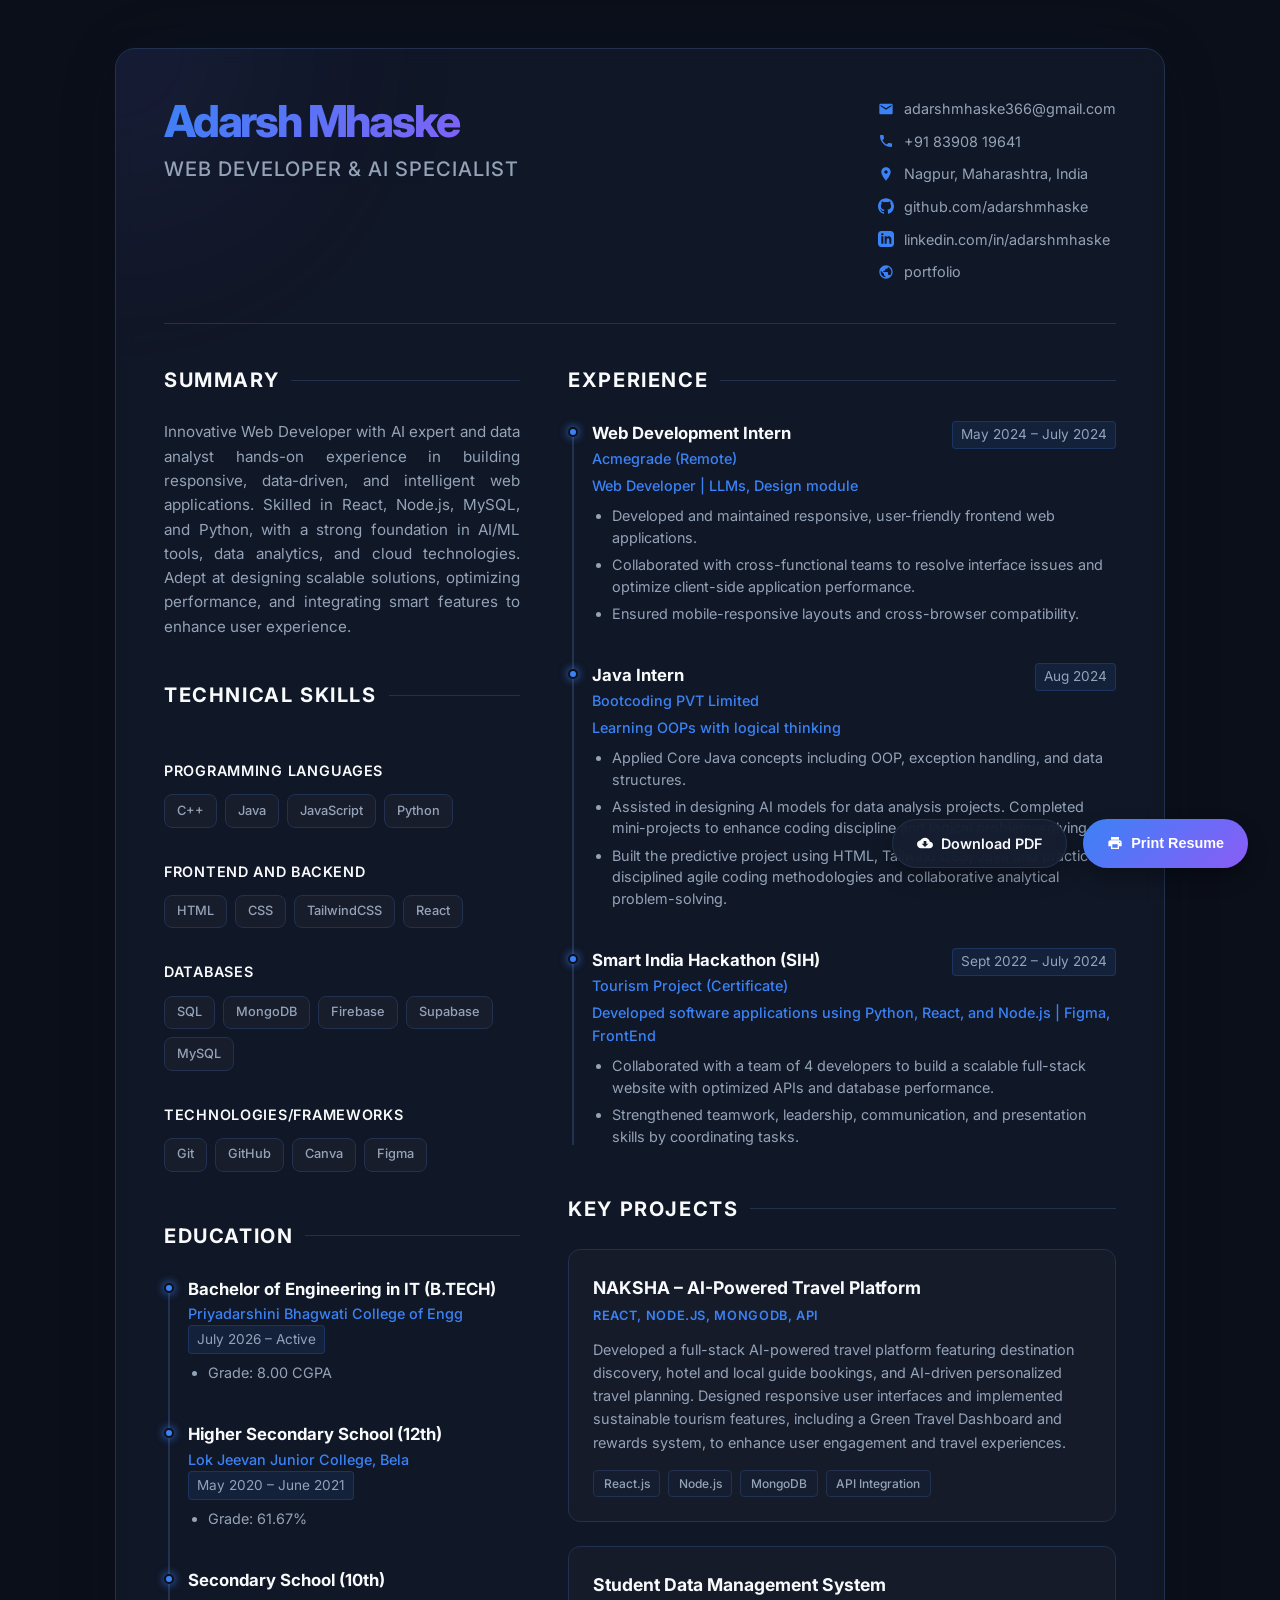
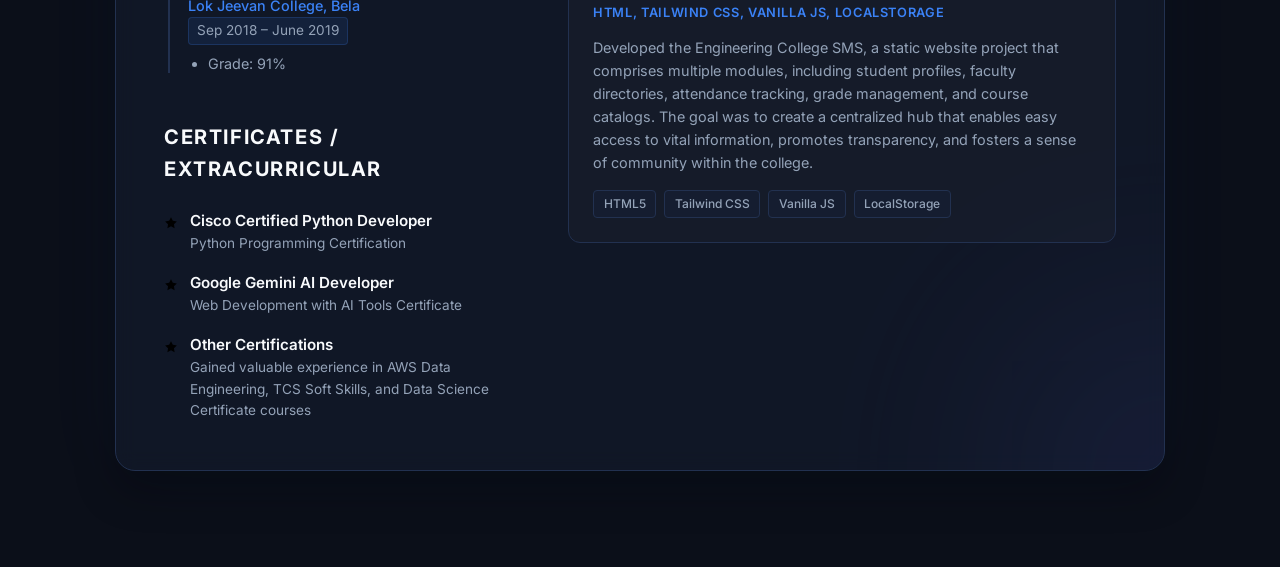
<file: Adarsh_Mhaske_Resume.html>
<!DOCTYPE html>
<html lang="en">

<head>
  <meta charset="UTF-8">
  <meta name="viewport" content="width=device-width, initial-scale=1.0">
  <title>Adarsh Mhaske - Web Developer & AI Specialist</title>

  <!-- Google Fonts: Inter -->
  <link rel="preconnect" href="https://fonts.googleapis.com">
  <link rel="preconnect" href="https://fonts.gstatic.com" crossorigin>
  <link href="https://fonts.googleapis.com/css2?family=Inter:wght@300;400;500;600;700;800&display=swap"
    rel="stylesheet">

  <style>
    /* Design Tokens */
    :root {
      --bg-color: #0b0f19;
      --card-bg: #151d30;
      --card-border: #223150;
      --text-main: #f8fafc;
      --text-muted: #94a3b8;
      --text-dark: #64748b;
      --primary: #3b82f6;
      --primary-gradient: linear-gradient(135deg, #3b82f6 0%, #8b5cf6 100%);
      --glow-color: rgba(59, 130, 246, 0.15);
      --font-family: 'Inter', -apple-system, BlinkMacSystemFont, "Segoe UI", Roboto, sans-serif;
      --transition: all 0.3s cubic-bezier(0.4, 0, 0.2, 1);
    }

    /* Reset & Base Styles */
    * {
      box-sizing: border-box;
      margin: 0;
      padding: 0;
    }

    body {
      background-color: var(--bg-color);
      color: var(--text-main);
      font-family: var(--font-family);
      line-height: 1.6;
      padding: 3rem 1.5rem 6rem 1.5rem;
      display: flex;
      justify-content: center;
      align-items: center;
      min-height: 100vh;
    }

    a {
      color: inherit;
      text-decoration: none;
      transition: var(--transition);
    }

    /* Container layout */
    .resume-wrapper {
      max-width: 1050px;
      width: 100%;
      background-color: rgba(21, 29, 48, 0.6);
      border: 1px solid var(--card-border);
      border-radius: 20px;
      padding: 3rem;
      box-shadow: 0 20px 40px rgba(0, 0, 0, 0.3), 0 0 80px rgba(59, 130, 246, 0.05);
      backdrop-filter: blur(10px);
      position: relative;
      overflow: hidden;
    }

    /* Subtle background glows */
    .resume-wrapper::before,
    .resume-wrapper::after {
      content: '';
      position: absolute;
      width: 300px;
      height: 300px;
      border-radius: 50%;
      background: var(--primary-gradient);
      filter: blur(120px);
      opacity: 0.12;
      z-index: -1;
    }

    .resume-wrapper::before {
      top: -150px;
      left: -150px;
    }

    .resume-wrapper::after {
      bottom: -150px;
      right: -150px;
    }

    /* Header Styling */
    header {
      display: flex;
      justify-content: space-between;
      align-items: flex-start;
      border-bottom: 1px solid var(--card-border);
      padding-bottom: 2.5rem;
      margin-bottom: 2.5rem;
      flex-wrap: wrap;
      gap: 1.5rem;
    }

    .header-left h1 {
      font-size: 2.75rem;
      font-weight: 800;
      letter-spacing: -0.05em;
      line-height: 1.1;
      background: var(--primary-gradient);
      -webkit-background-clip: text;
      -webkit-text-fill-color: transparent;
      margin-bottom: 0.5rem;
    }

    .header-left h2 {
      font-size: 1.25rem;
      font-weight: 500;
      color: var(--text-muted);
      letter-spacing: 0.05em;
      text-transform: uppercase;
    }

    .contact-info {
      display: flex;
      flex-direction: column;
      gap: 0.6rem;
      font-size: 0.9rem;
      color: var(--text-muted);
    }

    .contact-item {
      display: flex;
      align-items: center;
      gap: 0.6rem;
    }

    .contact-item svg {
      width: 16px;
      height: 16px;
      fill: var(--primary);
    }

    .contact-item a:hover {
      color: var(--primary);
      text-decoration: underline;
    }

    /* Main Grid Layout */
    .resume-grid {
      display: grid;
      grid-template-columns: 1.3fr 2fr;
      gap: 3rem;
    }

    @media (max-width: 850px) {
      .resume-grid {
        grid-template-columns: 1fr;
        gap: 2.5rem;
      }
    }

    /* Column Styles */
    .resume-col-left {
      display: flex;
      flex-direction: column;
      gap: 2.5rem;
    }

    .resume-col-right {
      display: flex;
      flex-direction: column;
      gap: 2.5rem;
    }

    /* Section Components */
    .section-title {
      font-size: 1.25rem;
      font-weight: 700;
      text-transform: uppercase;
      letter-spacing: 0.08em;
      margin-bottom: 1.5rem;
      color: var(--text-main);
      display: flex;
      align-items: center;
      gap: 0.75rem;
    }

    .section-title::after {
      content: '';
      flex: 1;
      height: 1px;
      background: var(--card-border);
    }

    /* Summary Card */
    .summary-text {
      color: var(--text-muted);
      font-size: 0.95rem;
      line-height: 1.6;
      text-align: justify;
    }

    /* Experience Timeline */
    .timeline {
      position: relative;
      padding-left: 1.5rem;
      display: flex;
      flex-direction: column;
      gap: 2rem;
    }

    .timeline::before {
      content: '';
      position: absolute;
      left: 4px;
      top: 0.5rem;
      bottom: 0.5rem;
      width: 2px;
      background: var(--card-border);
    }

    .timeline-item {
      position: relative;
    }

    .timeline-dot {
      position: absolute;
      left: -1.5rem;
      top: 0.45rem;
      width: 10px;
      height: 10px;
      border-radius: 50%;
      background: var(--primary);
      border: 2px solid var(--bg-color);
      box-shadow: 0 0 10px var(--primary);
      transition: var(--transition);
    }

    .timeline-item:hover .timeline-dot {
      transform: scale(1.3);
      background: #8b5cf6;
      box-shadow: 0 0 12px #8b5cf6;
    }

    .timeline-header {
      display: flex;
      justify-content: space-between;
      align-items: baseline;
      flex-wrap: wrap;
      margin-bottom: 0.5rem;
    }

    .timeline-title {
      font-size: 1.05rem;
      font-weight: 700;
      color: var(--text-main);
    }

    .timeline-subtitle {
      font-size: 0.9rem;
      font-weight: 500;
      color: var(--primary);
    }

    .timeline-date {
      font-size: 0.85rem;
      color: var(--text-muted);
      background-color: rgba(59, 130, 246, 0.1);
      padding: 0.15rem 0.5rem;
      border-radius: 4px;
      border: 1px solid rgba(59, 130, 246, 0.2);
    }

    .timeline-desc {
      color: var(--text-muted);
      font-size: 0.9rem;
      line-height: 1.5;
    }

    .timeline-desc li {
      margin-left: 1.25rem;
      margin-bottom: 0.35rem;
    }

    /* Project Cards */
    .projects-container {
      display: flex;
      flex-direction: column;
      gap: 1.5rem;
    }

    .project-card {
      background-color: rgba(255, 255, 255, 0.02);
      border: 1px solid var(--card-border);
      border-radius: 12px;
      padding: 1.5rem;
      transition: var(--transition);
    }

    .project-card:hover {
      transform: translateY(-4px);
      background-color: rgba(255, 255, 255, 0.04);
      border-color: rgba(59, 130, 246, 0.4);
      box-shadow: 0 10px 20px rgba(0, 0, 0, 0.2);
    }

    .project-title {
      font-size: 1.1rem;
      font-weight: 700;
      color: var(--text-main);
      margin-bottom: 0.25rem;
    }

    .project-category {
      font-size: 0.8rem;
      font-weight: 600;
      color: var(--primary);
      text-transform: uppercase;
      letter-spacing: 0.05em;
      margin-bottom: 0.75rem;
    }

    .project-desc {
      color: var(--text-muted);
      font-size: 0.9rem;
      margin-bottom: 1rem;
    }

    .project-tools {
      display: flex;
      flex-wrap: wrap;
      gap: 0.5rem;
    }

    .tool-badge {
      font-size: 0.75rem;
      font-weight: 500;
      padding: 0.2rem 0.6rem;
      border-radius: 4px;
      background-color: var(--card-bg);
      border: 1px solid var(--card-border);
      color: var(--text-muted);
    }

    /* Skills Grid */
    .skills-section {
      display: flex;
      flex-direction: column;
      gap: 1.5rem;
    }

    .skill-cat {
      margin-bottom: 0.5rem;
    }

    .skill-cat-title {
      font-size: 0.9rem;
      font-weight: 600;
      color: var(--text-main);
      margin-bottom: 0.75rem;
      text-transform: uppercase;
      letter-spacing: 0.05em;
    }

    .skill-badges {
      display: flex;
      flex-wrap: wrap;
      gap: 0.5rem;
    }

    .skill-badge {
      font-size: 0.8rem;
      font-weight: 500;
      padding: 0.35rem 0.75rem;
      background-color: rgba(255, 255, 255, 0.03);
      border: 1px solid var(--card-border);
      border-radius: 8px;
      color: var(--text-muted);
      transition: var(--transition);
    }

    .skill-badge:hover {
      color: var(--text-main);
      border-color: var(--primary);
      background-color: rgba(59, 130, 246, 0.1);
      transform: translateY(-2px);
      box-shadow: 0 4px 12px var(--glow-color);
    }

    /* Certifications */
    .cert-list {
      display: flex;
      flex-direction: column;
      gap: 1rem;
    }

    .cert-item {
      display: flex;
      align-items: flex-start;
      gap: 0.75rem;
    }

    .cert-icon {
      margin-top: 0.2rem;
      color: var(--primary);
      flex-shrink: 0;
    }

    .cert-details h4 {
      font-size: 0.95rem;
      font-weight: 600;
      color: var(--text-main);
    }

    .cert-details p {
      font-size: 0.85rem;
      color: var(--text-muted);
    }

    /* Floating Action Bar */
    .action-bar {
      position: fixed;
      bottom: 2rem;
      right: 2rem;
      display: flex;
      gap: 1rem;
      z-index: 100;
    }

    .btn {
      display: inline-flex;
      align-items: center;
      gap: 0.5rem;
      padding: 0.75rem 1.5rem;
      border-radius: 50px;
      font-size: 0.9rem;
      font-weight: 600;
      cursor: pointer;
      border: none;
      box-shadow: 0 10px 20px rgba(0, 0, 0, 0.3);
      transition: var(--transition);
      text-decoration: none;
    }

    .btn-primary {
      background: var(--primary-gradient);
      color: white;
    }

    .btn-primary:hover {
      transform: translateY(-2px);
      box-shadow: 0 12px 24px rgba(59, 130, 246, 0.4);
    }

    .btn-secondary {
      background: rgba(21, 29, 48, 0.85);
      color: var(--text-main);
      border: 1px solid var(--card-border);
      backdrop-filter: blur(10px);
    }

    .btn-secondary:hover {
      transform: translateY(-2px);
      background: rgba(21, 29, 48, 1);
      border-color: var(--primary);
      box-shadow: 0 12px 24px rgba(59, 130, 246, 0.25);
    }

    /* Mobile floating bar adjustment */
    @media (max-width: 650px) {
      .action-bar {
        bottom: 1rem;
        right: 1rem;
        left: 1rem;
        justify-content: center;
        gap: 0.5rem;
      }

      .btn {
        padding: 0.6rem 1rem;
        font-size: 0.8rem;
      }
    }

    /* Print Media Query Optimization */
    @media print {
      body {
        background-color: #fff !important;
        color: #0f172a !important;
        padding: 0 !important;
      }

      .resume-wrapper {
        border: none !important;
        background: none !important;
        box-shadow: none !important;
        padding: 0 !important;
        backdrop-filter: none !important;
      }

      .resume-wrapper::before,
      .resume-wrapper::after {
        display: none !important;
      }

      .action-bar {
        display: none !important;
      }

      header {
        border-bottom: 2px solid #e2e8f0 !important;
        padding-bottom: 1.5rem !important;
        margin-bottom: 1.5rem !important;
      }

      .header-left h1 {
        -webkit-text-fill-color: initial !important;
        color: #0f172a !important;
        font-size: 2.25rem !important;
      }

      .header-left h2 {
        color: #475569 !important;
      }

      .contact-info {
        color: #475569 !important;
      }

      .contact-item svg {
        fill: #3b82f6 !important;
      }

      .section-title {
        color: #0f172a !important;
        font-size: 1.15rem !important;
        margin-bottom: 1rem !important;
      }

      .section-title::after {
        background: #e2e8f0 !important;
      }

      .summary-text {
        color: #334155 !important;
        font-size: 0.9rem !important;
      }

      .resume-grid {
        grid-template-columns: 1.2fr 2fr !important;
        gap: 2rem !important;
      }

      .timeline-title {
        color: #0f172a !important;
        font-size: 0.95rem !important;
      }

      .timeline-subtitle {
        color: #1d4ed8 !important;
        font-size: 0.85rem !important;
      }

      .timeline-date {
        color: #475569 !important;
        background: none !important;
        border: none !important;
        padding: 0 !important;
        font-weight: 500;
      }

      .timeline-desc {
        color: #334155 !important;
        font-size: 0.85rem !important;
      }

      .project-card {
        border: 1px solid #e2e8f0 !important;
        background: none !important;
        padding: 1rem !important;
        page-break-inside: avoid;
      }

      .project-title {
        color: #0f172a !important;
        font-size: 1rem !important;
      }

      .project-category {
        color: #1d4ed8 !important;
      }

      .project-desc {
        color: #334155 !important;
        font-size: 0.85rem !important;
        margin-bottom: 0.5rem !important;
      }

      .tool-badge {
        background: #f1f5f9 !important;
        border: 1px solid #e2e8f0 !important;
        color: #475569 !important;
        font-size: 0.7rem !important;
      }

      .skill-badge {
        background: #f1f5f9 !important;
        border: 1px solid #e2e8f0 !important;
        color: #334155 !important;
        font-size: 0.75rem !important;
      }

      .skill-cat-title {
        color: #0f172a !important;
        font-size: 0.85rem !important;
      }

      .cert-details h4 {
        color: #0f172a !important;
        font-size: 0.85rem !important;
      }

      .cert-details p {
        color: #475569 !important;
        font-size: 0.8rem !important;
      }

      .cert-icon svg {
        fill: #3b82f6 !important;
      }
    }
  </style>
</head>

<body>

  <div class="resume-wrapper">
    <!-- Header -->
    <header>
      <div class="header-left">
        <h1>Adarsh Mhaske</h1>
        <h2>Web Developer & AI Specialist</h2>
      </div>
      <div class="contact-info">
        <div class="contact-item">
          <!-- Email Icon -->
          <svg viewBox="0 0 24 24">
            <path
              d="M20 4H4c-1.1 0-1.99.9-1.99 2L2 18c0 1.1.9 2 2 2h16c1.1 0 2-.9 2-2V6c0-1.1-.9-2-2-2zm0 4l-8 5-8-5V6l8 5 8-5v2z" />
          </svg>
          <a href="mailto:adarshmhaske366@gmail.com">adarshmhaske366@gmail.com</a>
        </div>
        <div class="contact-item">
          <!-- Phone Icon -->
          <svg viewBox="0 0 24 24">
            <path
              d="M6.62 10.79c1.44 2.83 3.76 5.14 6.59 6.59l2.2-2.2c.27-.27.67-.36 1.02-.24 1.12.37 2.33.57 3.57.57.55 0 1 .45 1 1V20c0 .55-.45 1-1 1-9.39 0-17-7.61-17-17 0-.55.45-1 1-1h3.5c.55 0 1 .45 1 1 0 1.25.2 2.45.57 3.57.11.35.03.74-.25 1.02l-2.2 2.2z" />
          </svg>
          <a href="tel:+918390819641">+91 83908 19641</a>
        </div>
        <div class="contact-item">
          <!-- Location Icon -->
          <svg viewBox="0 0 24 24">
            <path
              d="M12 2C8.13 2 5 5.13 5 9c0 5.25 7 13 7 13s7-7.75 7-13c0-3.87-3.13-7-7-7zm0 9.5c-1.38 0-2.5-1.12-2.5-2.5s1.12-2.5 2.5-2.5 2.5 1.12 2.5 2.5-1.12 2.5-2.5 2.5z" />
          </svg>
          <span>Nagpur, Maharashtra, India</span>
        </div>
        <div class="contact-item">
          <!-- Github Icon -->
          <svg viewBox="0 0 24 24">
            <path
              d="M12 .297c-6.63 0-12 5.373-12 12 0 5.303 3.438 9.8 8.205 11.385.6.113.82-.258.82-.577 0-.285-.01-1.04-.015-2.04-3.338.724-4.042-1.61-4.042-1.61C4.422 18.07 3.633 17.7 3.633 17.7c-1.087-.744.084-.729.084-.729 1.205.084 1.838 1.236 1.838 1.236 1.07 1.835 2.809 1.305 3.495.998.108-.776.417-1.305.76-1.605-2.665-.3-5.466-1.332-5.466-5.93 0-1.31.465-2.38 1.235-3.22-.135-.303-.54-1.523.105-3.176 0 0 1.005-.322 3.3 1.23.96-.267 1.98-.399 3-.405 1.02.006 2.04.138 3 .405 2.28-1.552 3.285-1.23 3.285-1.23.645 1.653.24 2.873.12 3.176.765.84 1.23 1.91 1.23 3.22 0 4.61-2.805 5.625-5.475 5.92.42.36.81 1.096.81 2.22 0 1.606-.015 2.896-.015 3.286 0 .315.21.69.825.57C20.565 22.092 24 17.592 24 12.297c0-6.627-5.373-12-12-12" />
          </svg>
          <a href="https://github.com/adarshmhaske" target="_blank">github.com/adarshmhaske</a>
        </div>
        <div class="contact-item">
          <!-- Linkedin Icon -->
          <svg viewBox="0 0 24 24">
            <path
              d="M19 0h-14c-2.761 0-5 2.239-5 5v14c0 2.761 2.239 5 5 5h14c2.762 0 5-2.239 5-5v-14c0-2.761-2.238-5-5-5zm-11 19h-3v-11h3v11zm-1.5-12.268c-.966 0-1.75-.779-1.75-1.75s.784-1.75 1.75-1.75 1.75.779 1.75 1.75-.784 1.75-1.75 1.75zm13.5 12.268h-3v-5.604c0-3.368-4-3.113-4 0v5.604h-3v-11h3v1.765c1.396-2.586 7-2.777 7 2.476v6.759z" />
          </svg>
          <a href="https://linkedin.com/in/adarshmhaske" target="_blank">linkedin.com/in/adarshmhaske</a>
        </div>
        <div class="contact-item">
          <!-- Portfolio/Website Icon (Globe) -->
          <svg viewBox="0 0 24 24">
            <path
              d="M12 2C6.48 2 2 6.48 2 12s4.48 10 10 10 10-4.48 10-10S17.52 2 12 2zm-1 17.93c-3.95-.49-7-3.85-7-7.93 0-.62.08-1.21.21-1.79L9 15v1c0 1.1.9 2 2 2v1.93zm6.9-2.53c-.26-.81-1-1.4-1.9-1.4h-1v-3c0-.55-.45-1-1-1h-6v-2h2c.55 0 1-.45 1-1V7h2c1.1 0 2-.9 2-2v-.41c2.93 1.19 5 4.06 5 7.41 0 2.08-.8 3.97-2.1 5.4z" />
          </svg>
          <a href="#" target="_blank">portfolio</a>
        </div>
      </div>
    </header>

    <!-- Content Grid -->
    <div class="resume-grid">

      <!-- Left Column (Sidebar-style elements) -->
      <div class="resume-col-left">

        <!-- Professional Summary -->
        <section>
          <div class="section-title">Summary</div>
          <p class="summary-text">
            Innovative Web Developer with AI expert and data analyst hands-on experience in building responsive,
            data-driven, and intelligent web applications. Skilled in React, Node.js, MySQL, and Python, with a strong
            foundation in AI/ML tools, data analytics, and cloud technologies. Adept at designing scalable solutions,
            optimizing performance, and integrating smart features to enhance user experience.
          </p>
        </section>

        <!-- Technical Skills -->
        <section class="skills-section">
          <div class="section-title">Technical Skills</div>

          <div class="skill-cat">
            <div class="skill-cat-title">Programming Languages</div>
            <div class="skill-badges">
              <span class="skill-badge">C++</span>
              <span class="skill-badge">Java</span>
              <span class="skill-badge">JavaScript</span>
              <span class="skill-badge">Python</span>
            </div>
          </div>

          <div class="skill-cat">
            <div class="skill-cat-title">Frontend and Backend</div>
            <div class="skill-badges">
              <span class="skill-badge">HTML</span>
              <span class="skill-badge">CSS</span>
              <span class="skill-badge">TailwindCSS</span>
              <span class="skill-badge">React</span>
            </div>
          </div>

          <div class="skill-cat">
            <div class="skill-cat-title">Databases</div>
            <div class="skill-badges">
              <span class="skill-badge">SQL</span>
              <span class="skill-badge">MongoDB</span>
              <span class="skill-badge">Firebase</span>
              <span class="skill-badge">Supabase</span>
              <span class="skill-badge">MySQL</span>
            </div>
          </div>

          <div class="skill-cat">
            <div class="skill-cat-title">Technologies/Frameworks</div>
            <div class="skill-badges">
              <span class="skill-badge">Git</span>
              <span class="skill-badge">GitHub</span>
              <span class="skill-badge">Canva</span>
              <span class="skill-badge">Figma</span>
            </div>
          </div>
        </section>

        <!-- Education -->
        <section>
          <div class="section-title">Education</div>
          <div class="timeline">
            <div class="timeline-item">
              <div class="timeline-dot"></div>
              <div class="timeline-header">
                <div>
                  <h3 class="timeline-title">Bachelor of Engineering in IT (B.TECH)</h3>
                  <div class="timeline-subtitle">Priyadarshini Bhagwati College of Engg</div>
                </div>
                <span class="timeline-date">July 2026 – Active</span>
              </div>
              <ul class="timeline-desc">
                <li>Grade: 8.00 CGPA</li>
              </ul>
            </div>
            <div class="timeline-item">
              <div class="timeline-dot"></div>
              <div class="timeline-header">
                <div>
                  <h3 class="timeline-title">Higher Secondary School (12th)</h3>
                  <div class="timeline-subtitle">Lok Jeevan Junior College, Bela</div>
                </div>
                <span class="timeline-date">May 2020 – June 2021</span>
              </div>
              <ul class="timeline-desc">
                <li>Grade: 61.67%</li>
              </ul>
            </div>
            <div class="timeline-item">
              <div class="timeline-dot"></div>
              <div class="timeline-header">
                <div>
                  <h3 class="timeline-title">Secondary School (10th)</h3>
                  <div class="timeline-subtitle">Lok Jeevan College, Bela</div>
                </div>
                <span class="timeline-date">Sep 2018 – June 2019</span>
              </div>
              <ul class="timeline-desc">
                <li>Grade: 91%</li>
              </ul>
            </div>
          </div>
        </section>

        <!-- Certifications -->
        <section>
          <div class="section-title">Certificates / Extracurricular</div>
          <div class="cert-list">
            <div class="cert-item">
              <div class="cert-icon">
                <svg width="14" height="14" viewBox="0 0 24 24">
                  <path
                    d="M12 2l3.09 6.26L22 9.27l-5 4.87 1.18 6.88L12 17.77l-6.18 3.25L7 14.14 2 9.27l6.91-1.01L12 2z" />
                </svg>
              </div>
              <div class="cert-details">
                <h4>Cisco Certified Python Developer</h4>
                <p>Python Programming Certification</p>
              </div>
            </div>
            <div class="cert-item">
              <div class="cert-icon">
                <svg width="14" height="14" viewBox="0 0 24 24">
                  <path
                    d="M12 2l3.09 6.26L22 9.27l-5 4.87 1.18 6.88L12 17.77l-6.18 3.25L7 14.14 2 9.27l6.91-1.01L12 2z" />
                </svg>
              </div>
              <div class="cert-details">
                <h4>Google Gemini AI Developer</h4>
                <p>Web Development with AI Tools Certificate</p>
              </div>
            </div>
            <div class="cert-item">
              <div class="cert-icon">
                <svg width="14" height="14" viewBox="0 0 24 24">
                  <path
                    d="M12 2l3.09 6.26L22 9.27l-5 4.87 1.18 6.88L12 17.77l-6.18 3.25L7 14.14 2 9.27l6.91-1.01L12 2z" />
                </svg>
              </div>
              <div class="cert-details">
                <h4>Other Certifications</h4>
                <p>Gained valuable experience in AWS Data Engineering, TCS Soft Skills, and Data Science Certificate
                  courses</p>
              </div>
            </div>
          </div>
        </section>

      </div>

      <!-- Right Column (Core Details) -->
      <div class="resume-col-right">

        <!-- Experience -->
        <section>
          <div class="section-title">Experience</div>
          <div class="timeline">

            <div class="timeline-item">
              <div class="timeline-dot"></div>
              <div class="timeline-header">
                <div>
                  <h3 class="timeline-title">Web Development Intern</h3>
                  <div class="timeline-subtitle">Acmegrade (Remote)</div>
                </div>
                <span class="timeline-date">May 2024 – July 2024</span>
              </div>
              <div class="timeline-subtitle"
                style="font-weight: 500; font-size: 0.9rem; margin-top: -0.25rem; margin-bottom: 0.5rem; color: var(--primary);">
                Web Developer | LLMs, Design module
              </div>
              <ul class="timeline-desc">
                <li>Developed and maintained responsive, user-friendly frontend web applications.</li>
                <li>Collaborated with cross-functional teams to resolve interface issues and optimize client-side
                  application performance.</li>
                <li>Ensured mobile-responsive layouts and cross-browser compatibility.</li>
              </ul>
            </div>

            <div class="timeline-item">
              <div class="timeline-dot"></div>
              <div class="timeline-header">
                <div>
                  <h3 class="timeline-title">Java Intern</h3>
                  <div class="timeline-subtitle">Bootcoding PVT Limited</div>
                </div>
                <span class="timeline-date">Aug 2024</span>
              </div>
              <div class="timeline-subtitle"
                style="font-weight: 500; font-size: 0.9rem; margin-top: -0.25rem; margin-bottom: 0.5rem; color: var(--primary);">
                Learning OOPs with logical thinking
              </div>
              <ul class="timeline-desc">
                <li>Applied Core Java concepts including OOP, exception handling, and data structures.</li>
                <li>Assisted in designing AI models for data analysis projects. Completed mini-projects to enhance
                  coding discipline and logical problem-solving.</li>
                <li>Built the predictive project using HTML, Tailwind CSS, Java and practiced disciplined agile coding
                  methodologies and collaborative analytical problem-solving.</li>
              </ul>
            </div>

            <div class="timeline-item">
              <div class="timeline-dot"></div>
              <div class="timeline-header">
                <div>
                  <h3 class="timeline-title">Smart India Hackathon (SIH)</h3>
                  <div class="timeline-subtitle">Tourism Project (Certificate)</div>
                </div>
                <span class="timeline-date">Sept 2022 – July 2024</span>
              </div>
              <div class="timeline-subtitle"
                style="font-weight: 500; font-size: 0.9rem; margin-top: -0.25rem; margin-bottom: 0.5rem; color: var(--primary);">
                Developed software applications using Python, React, and Node.js | Figma, FrontEnd
              </div>
              <ul class="timeline-desc">
                <li>Collaborated with a team of 4 developers to build a scalable full-stack website with optimized APIs
                  and database performance.</li>
                <li>Strengthened teamwork, leadership, communication, and presentation skills by coordinating tasks.
                </li>
              </ul>
            </div>

          </div>
        </section>

        <!-- Projects -->
        <section>
          <div class="section-title">Key Projects</div>
          <div class="projects-container">

            <div class="project-card">
              <h3 class="project-title">NAKSHA – AI-Powered Travel Platform</h3>
              <div class="project-category">React, Node.js, MongoDB, API</div>
              <p class="project-desc">Developed a full-stack AI-powered travel platform featuring destination discovery,
                hotel and local guide bookings, and AI-driven personalized travel planning. Designed responsive user
                interfaces and implemented sustainable tourism features, including a Green Travel Dashboard and rewards
                system, to enhance user engagement and travel experiences.</p>
              <div class="project-tools">
                <span class="tool-badge">React.js</span>
                <span class="tool-badge">Node.js</span>
                <span class="tool-badge">MongoDB</span>
                <span class="tool-badge">API Integration</span>
              </div>
            </div>

            <div class="project-card">
              <h3 class="project-title">Student Data Management System</h3>
              <div class="project-category">HTML, Tailwind CSS, Vanilla JS, LocalStorage</div>
              <p class="project-desc">Developed the Engineering College SMS, a static website project that comprises
                multiple modules, including student profiles, faculty directories, attendance tracking, grade
                management, and course catalogs. The goal was to create a centralized hub that enables easy access to
                vital information, promotes transparency, and fosters a sense of community within the college.</p>
              <div class="project-tools">
                <span class="tool-badge">HTML5</span>
                <span class="tool-badge">Tailwind CSS</span>
                <span class="tool-badge">Vanilla JS</span>
                <span class="tool-badge">LocalStorage</span>
              </div>
            </div>

          </div>
        </section>

      </div>

    </div>
  </div>

  <!-- Action Floating Bar -->
  <div class="action-bar">
    <a href="resume1.pdf" download class="btn btn-secondary">
      <!-- Cloud Download Icon -->
      <svg width="16" height="16" fill="currentColor" viewBox="0 0 24 24">
        <path
          d="M19.35 10.04C18.67 6.59 15.64 4 12 4 9.11 4 6.6 5.64 5.35 8.04 2.34 8.36 0 10.91 0 14c0 3.31 2.69 6 6 6h13c2.76 0 5-2.24 5-5 0-2.64-2.05-4.78-4.65-4.96zM17 13l-5 5-5-5h3V9h4v4h3z" />
      </svg>
      Download PDF
    </a>
    <button class="btn btn-primary" onclick="window.print()">
      <!-- Print/PDF icon -->
      <svg width="16" height="16" fill="currentColor" viewBox="0 0 24 24">
        <path
          d="M19 8H5c-1.66 0-3 1.34-3 3v6h4v4h12v-4h4v-6c0-1.66-1.34-3-3-3zm-3 11H8v-5h8v5zm3-7c-.55 0-1-.45-1-1s.45-1 1-1 1 .45 1 1-.45 1-1 1zm-1-9H6v4h12V3z" />
      </svg>
      Print Resume
    </button>
  </div>

</body>

</html>
</file>
